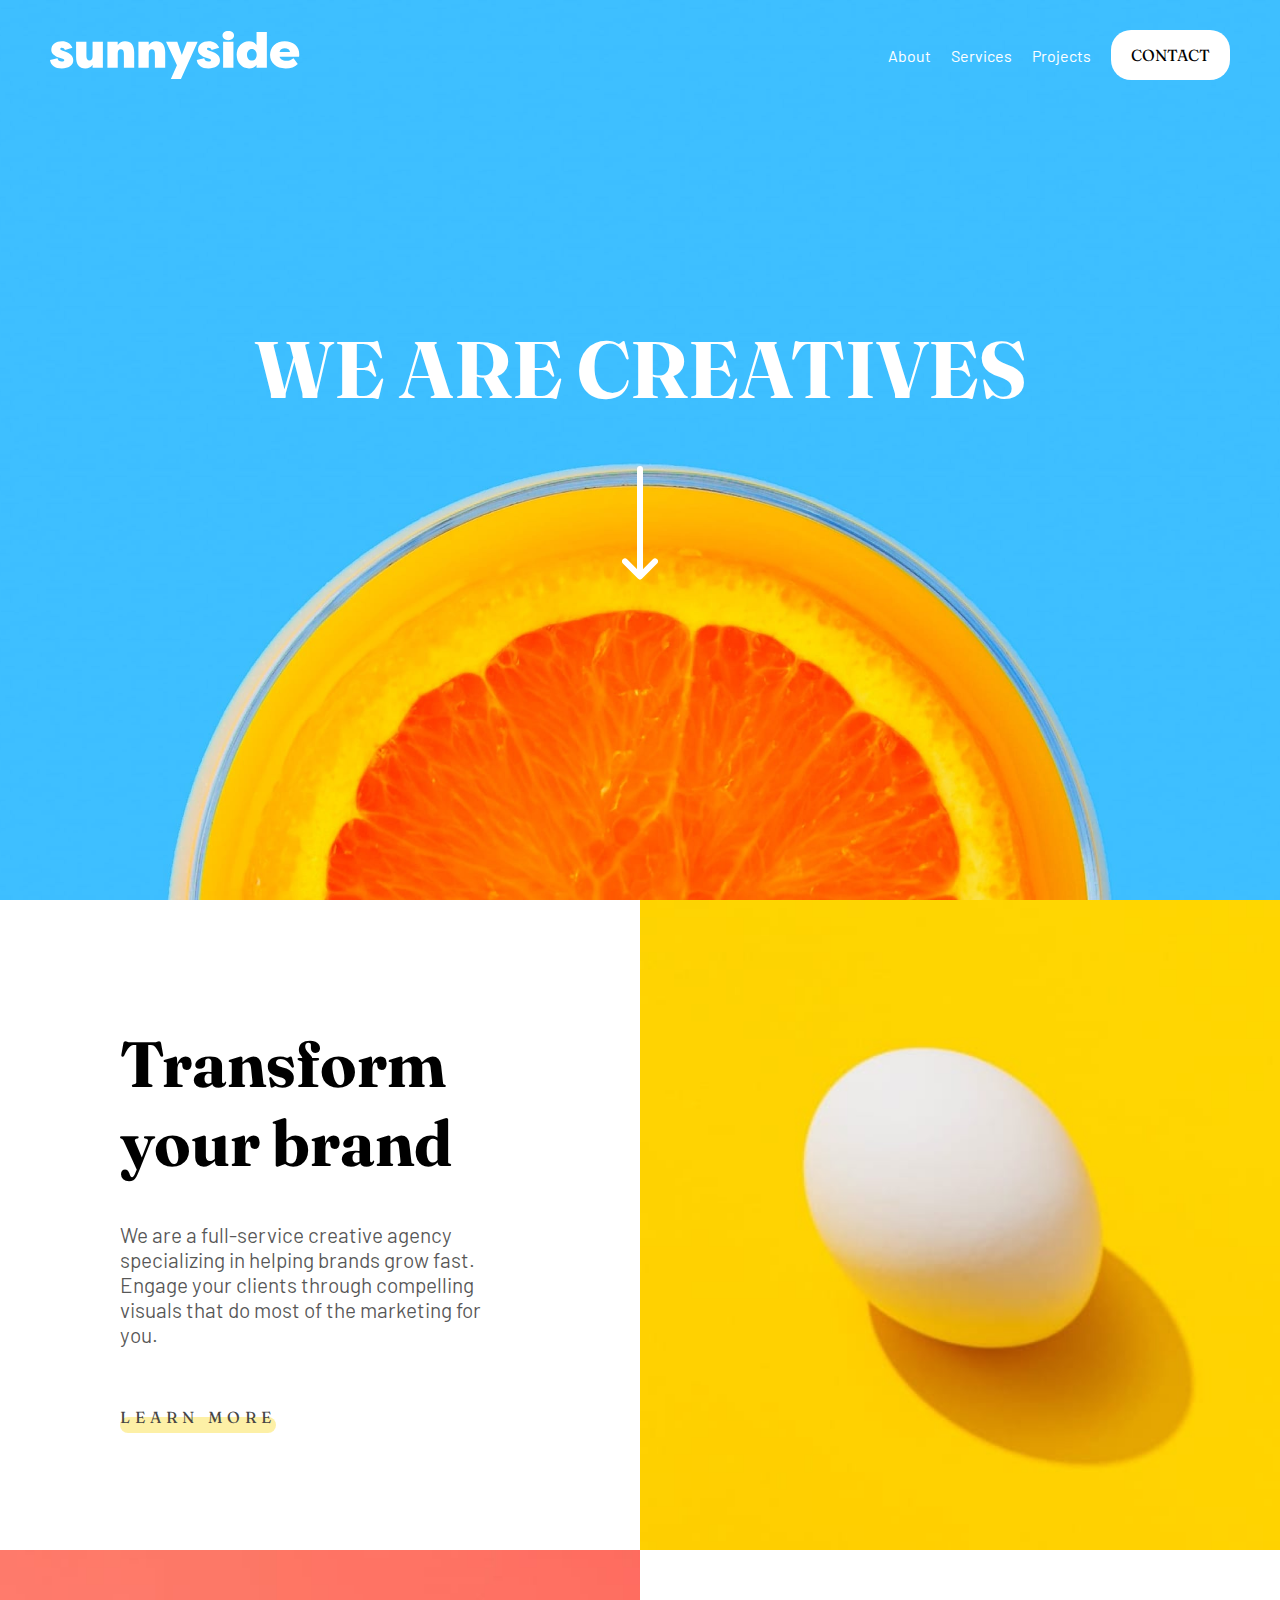
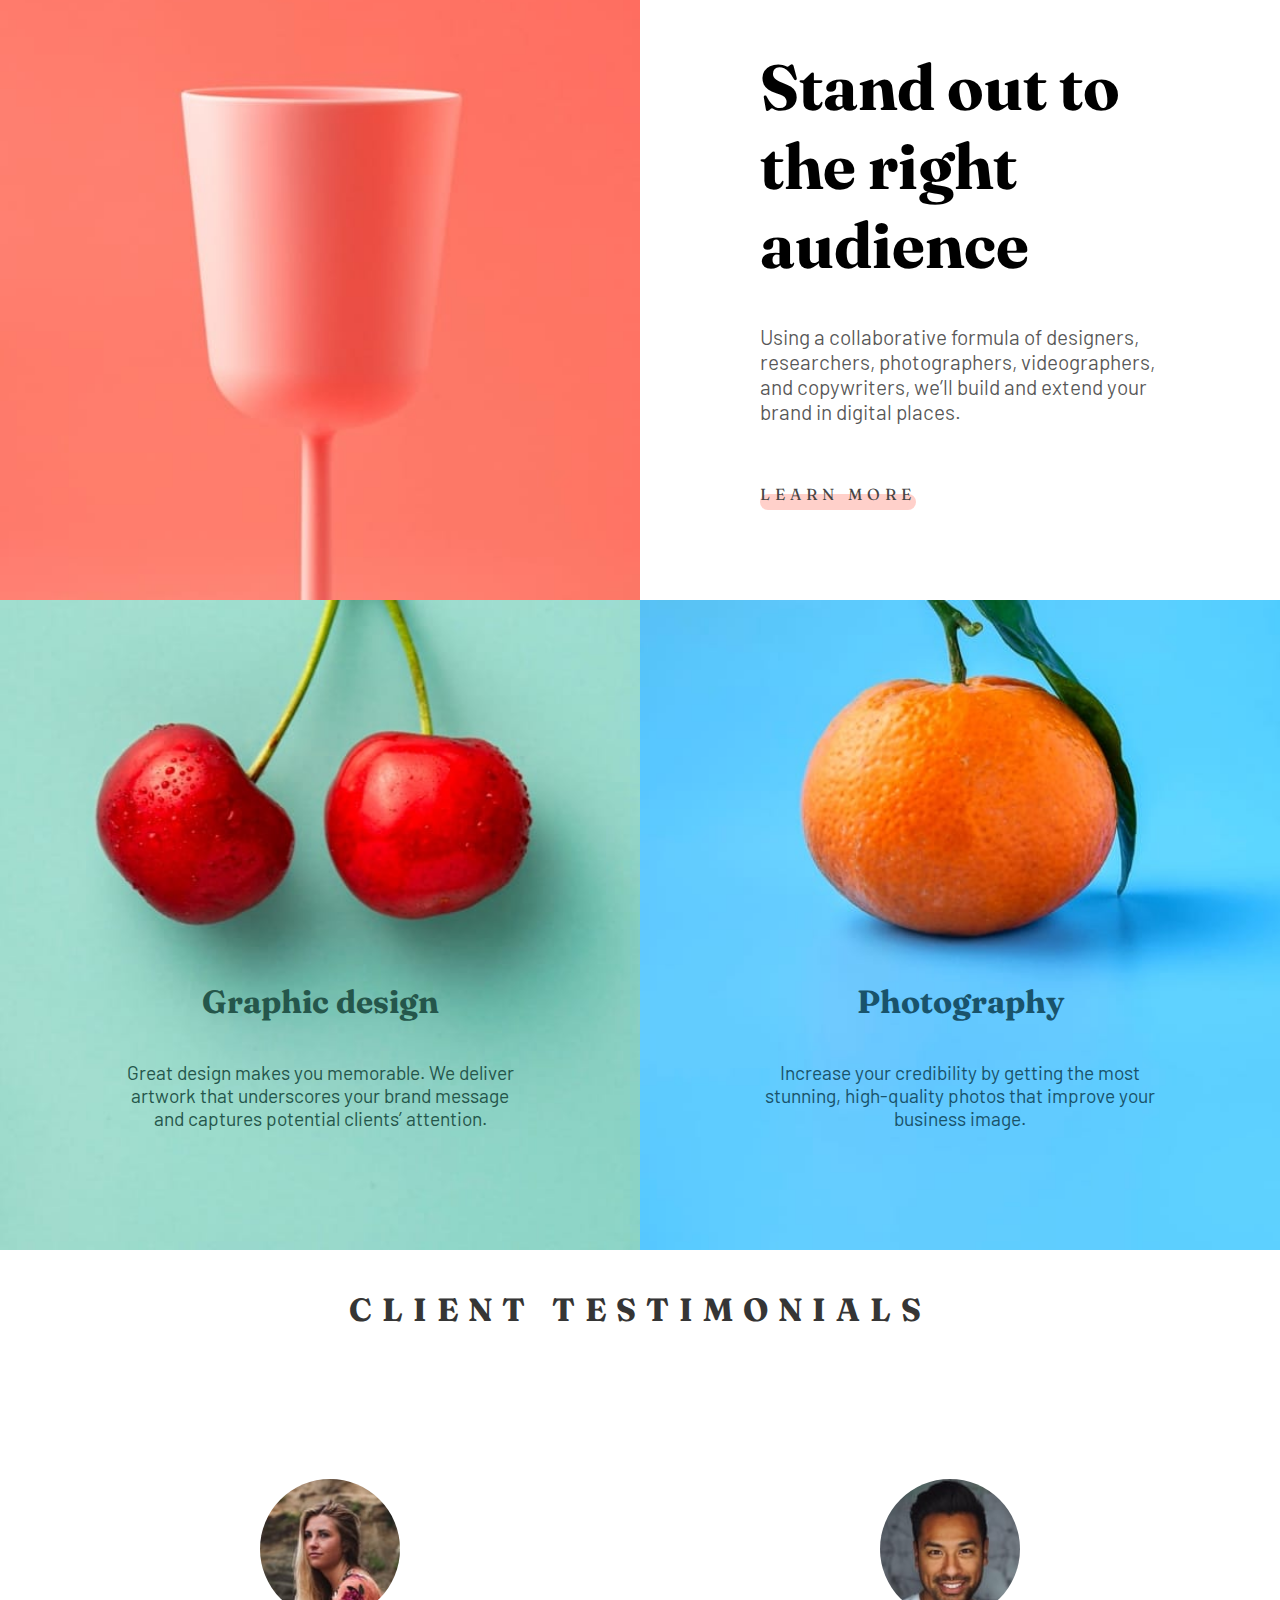
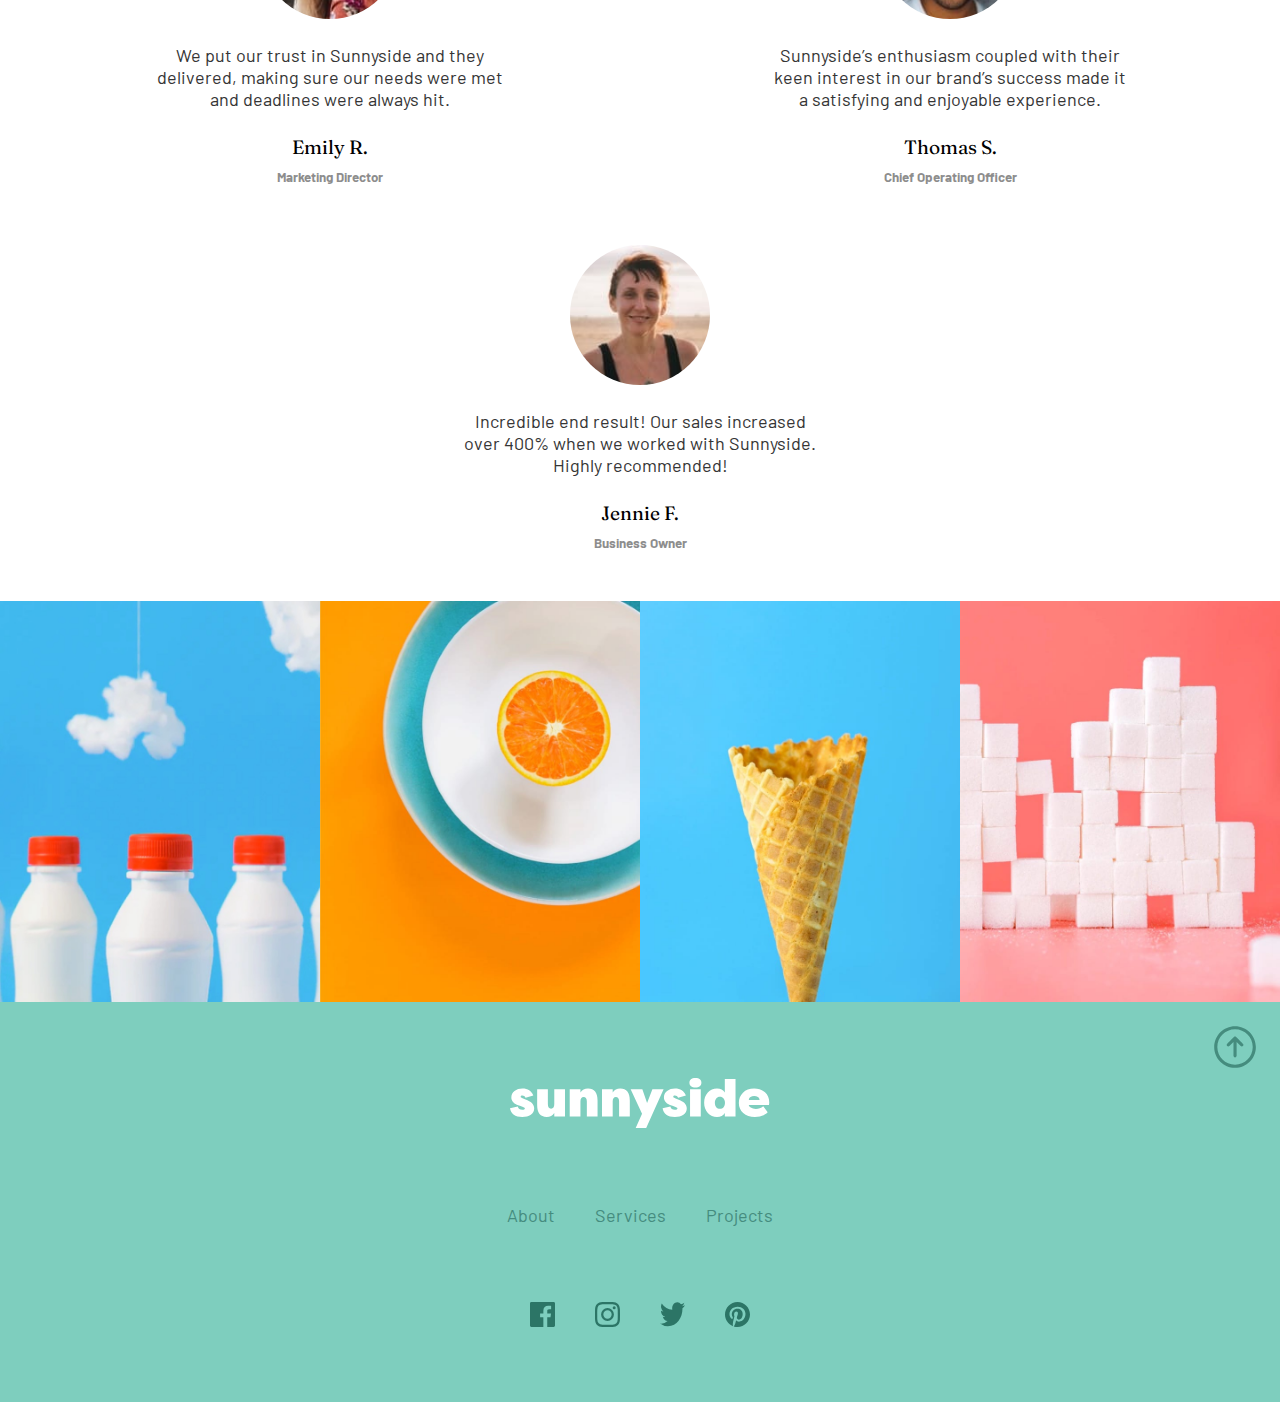
<file: index.html>
<!DOCTYPE html>
<html lang="en">

<head>
  <meta charset="UTF-8">
  <meta http-equiv="X-UA-Compatible" content="IE=edge">
  <meta name="viewport" content="width=device-width, initial-scale=1.0">
  <link rel="stylesheet" href="main.css">
  <title>Sunny</title>
</head>

<body>
  <main>

    <section id="container-1">

      <header>
        <img src="images/logo.svg" alt="Sunnyside">

        <nav id="navbar">
          <img id="burguer" src="images/icon-hamburger.svg" alt="Menu">

          <div id="menu-items">
            <a href="#" class="nav-links">About</a>
            <a href="#" class="nav-links"> Services</a>
            <a href="#" class="nav-links"> Projects</a>
            <a href="#" id="contact-button"> Contact</a>
          </div>

        </nav>

      </header>

      <div id="arrow-box">
        <h1>We are creatives</h1>
        <img src="images/icon-arrow-down.svg" alt="">
      </div>
    </section>

    <section id="container-2">

      <div class="box textbox1">
        <h1>Transform your brand</h1>
        <p>
          We are a full-service creative agency specializing in helping brands grow fast.
          Engage your clients through compelling visuals that do most of the marketing for you.
        </p>
        <a href="#">Learn more</a>
      </div>

      <div class="box image1">
      </div>

      <div class="box image2">
      </div>

      <div class="box textbox2">
        <h1>Stand out to the right audience</h1>
        <p>
          Using a collaborative formula of designers, researchers, photographers, videographers, and copywriters, we’ll
          build
          and extend your brand in digital places.
        </p>
        <a href="#">Learn more</a>
      </div>

      <div class="box second-box">
        <h2>Graphic design</h2>
        <p>
          Great design makes you memorable. We deliver artwork that underscores your brand message and captures
          potential
          clients’ attention.
        </p>
      </div>

      <div class="box third-box">
        <h2>Photography</h2>
        <p>
          Increase your credibility by getting the most stunning, high-quality photos that improve your business image.
        </p>
      </div>

    </section>

    <section id="container-3">
      <h3>Client testimonials</h3>

      <article id="people">
        <div class="people-card">
          <img src="images/image-emily.jpg" alt="Emily Picture">
          <p>We put our trust in Sunnyside and they delivered, making sure our needs were met and deadlines were always
            hit.</p>
          <div class="people-name">
            <p>Emily R.</p>
            <h5>Marketing Director</h5>
          </div>
        </div>
        <div class="people-card">
          <img src="images/image-thomas.jpg" alt="Thomas Picture">
          <p>
            Sunnyside’s enthusiasm coupled with their keen interest in our brand’s success made it a satisfying and
            enjoyable
            experience.
          </p>
          <div class="people-name">
            <p>Thomas S.</p>
            <h5>Chief Operating Officer</h5>
          </div>
        </div>
        <div class="people-card">
          <img src="images/image-jennie.jpg" alt="Jennie Picture">
          <p>Incredible end result! Our sales increased over 400% when we worked with Sunnyside. Highly recommended!</p>
          <div class="people-name">
            <p>Jennie F.</p>
            <h5>Business Owner</h5>
          </div>
        </div>
      </article>

    </section>

    <section id="container-4">

      <div id="before-footer" class="bf1">
        <img src="images/desktop/image-gallery-milkbottles.jpg" alt="Milk Bottles">
      </div>

      <div id="before-footer" class="bf2">
        <img src="images/desktop/image-gallery-orange.jpg" alt="Orange">
      </div>

      <div id="before-footer" class="bf3">
        <img src="images/desktop/image-gallery-cone.jpg" alt="Ice Cream Cone">
      </div>

      <div id="before-footer" class="bf4">
        <img src="images/desktop/image-gallery-sugarcubes.jpg" alt="Sugar Cubes">
      </div>

    </section>

    <footer>
      <a href="#container-1" id="arrowup">
        <svg clip-rule="evenodd" fill-rule="evenodd" stroke-linejoin="round" stroke-miterlimit="2" viewBox="0 0 24 24"
          xmlns="http://www.w3.org/2000/svg">
          <path
            d="m2.019 11.993c0 5.518 4.48 9.998 9.998 9.998 5.517 0 9.997-4.48 9.997-9.998s-4.48-9.998-9.997-9.998c-5.518 0-9.998 4.48-9.998 9.998zm1.5 0c0-4.69 3.808-8.498 8.498-8.498s8.497 3.808 8.497 8.498-3.807 8.498-8.497 8.498-8.498-3.808-8.498-8.498zm4.715-1.528s1.505-1.502 3.259-3.255c.147-.146.338-.219.53-.219s.384.073.53.219c1.754 1.753 3.259 3.254 3.259 3.254.145.145.217.336.216.527 0 .191-.074.383-.22.53-.293.293-.766.294-1.057.004l-1.978-1.978v6.694c0 .413-.336.75-.75.75s-.75-.337-.75-.75v-6.694l-1.978 1.979c-.29.289-.762.286-1.055-.007-.147-.146-.22-.338-.221-.53-.001-.19.071-.38.215-.524z"
            fill-rule="nonzero" />
        </svg>
      </a>
      <img src="images/logo.svg"></img>
      <div id="links">
        <a href="#">About</a>
        <a href="#">Services</a>
        <a href="#">Projects</a>
      </div>
      <div id="social-icons">
        <img src="images/icon-facebook.svg" alt="Facebook">
        <img src="images/icon-instagram.svg" alt="Instagram">
        <img src="images/icon-twitter.svg" alt="Twitter">
        <img src="images/icon-pinterest.svg" alt="Pinterest">
      </div>
    </footer>

  </main>
  <script src="script.js"></script>
</body>

</html>
</file>
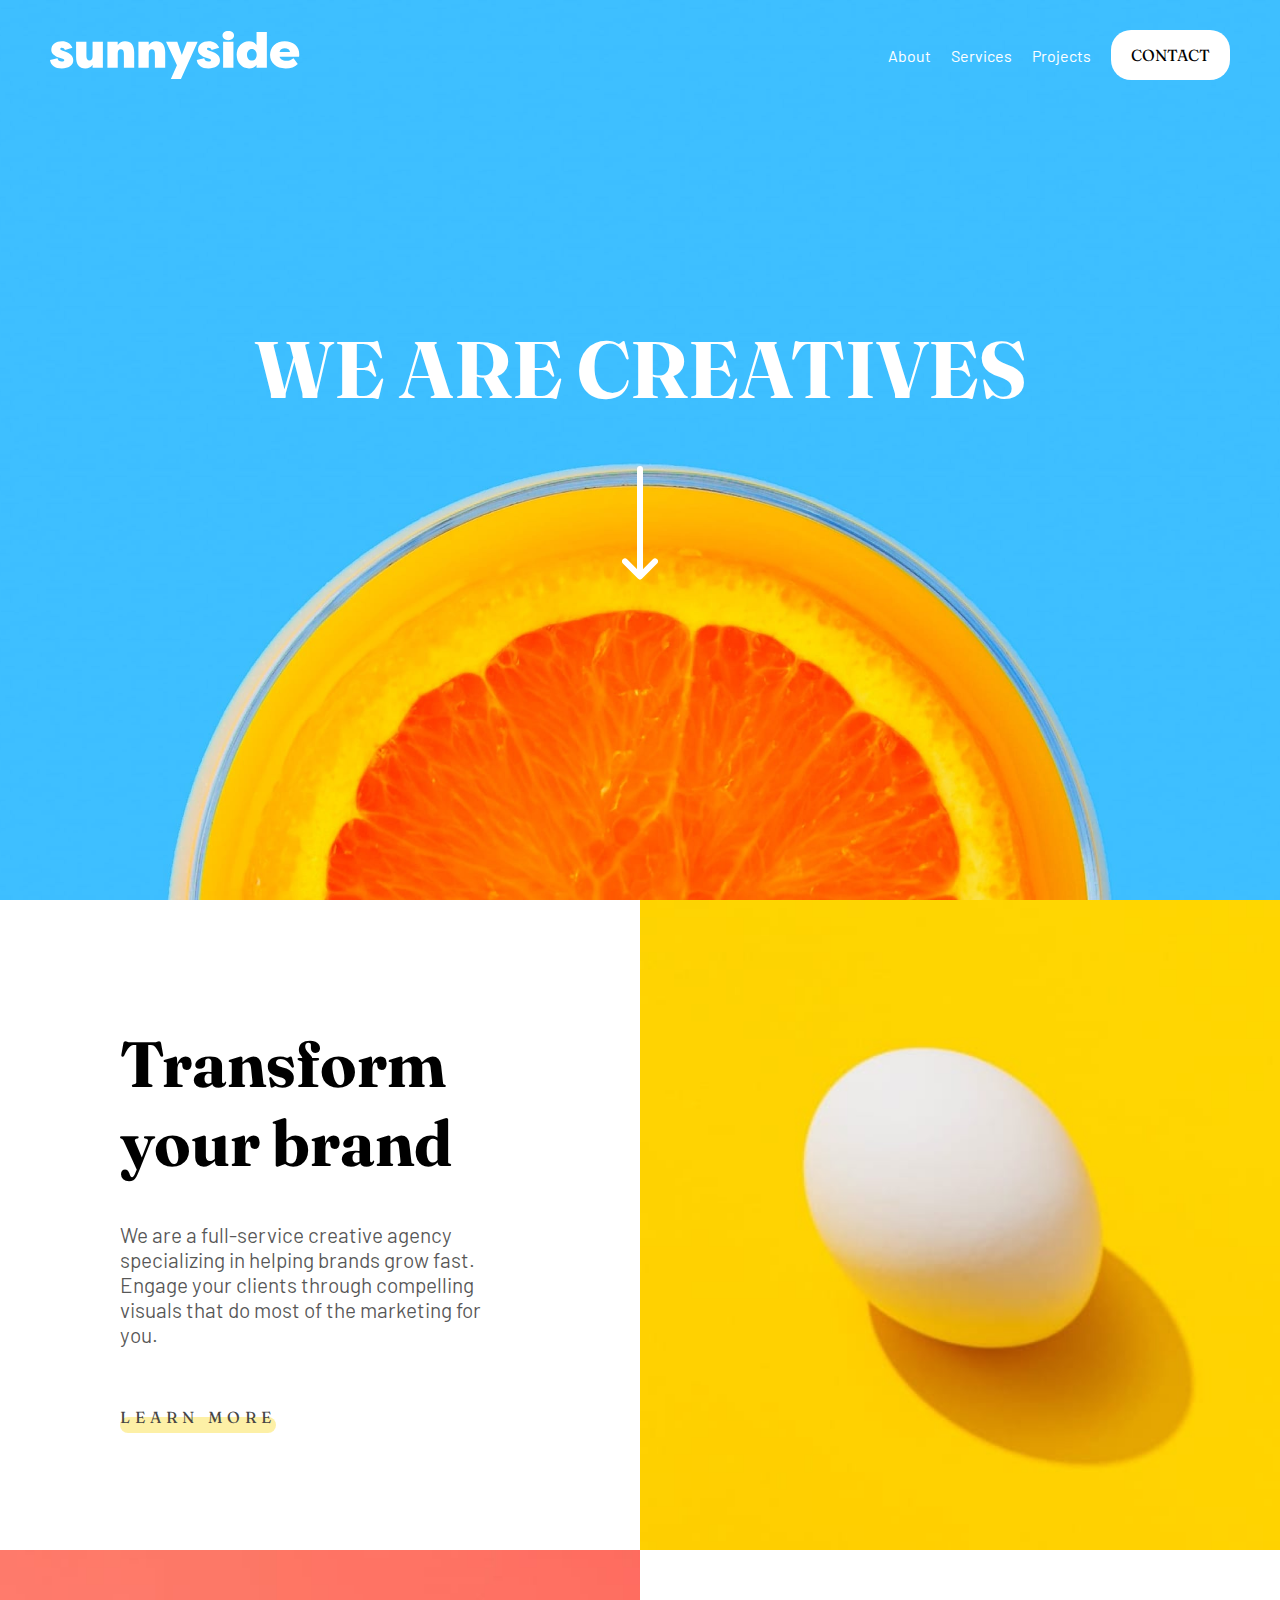
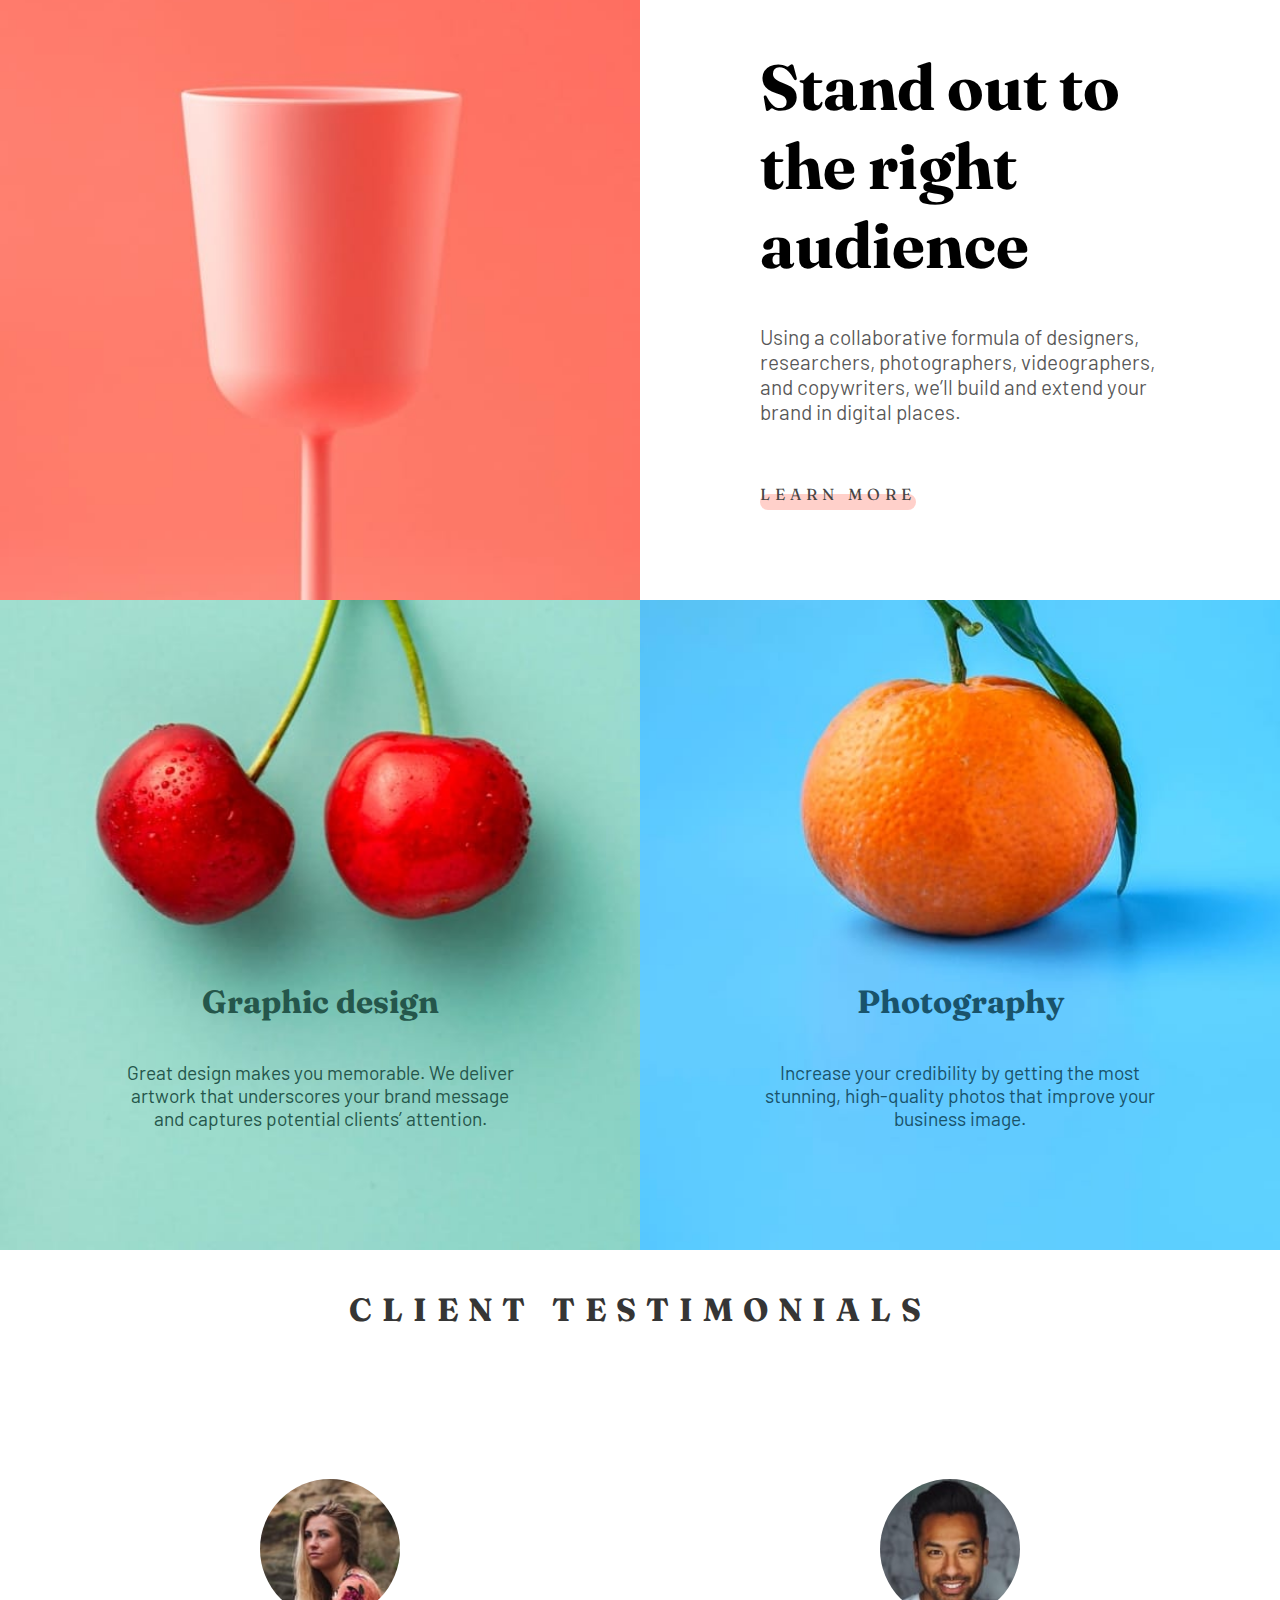
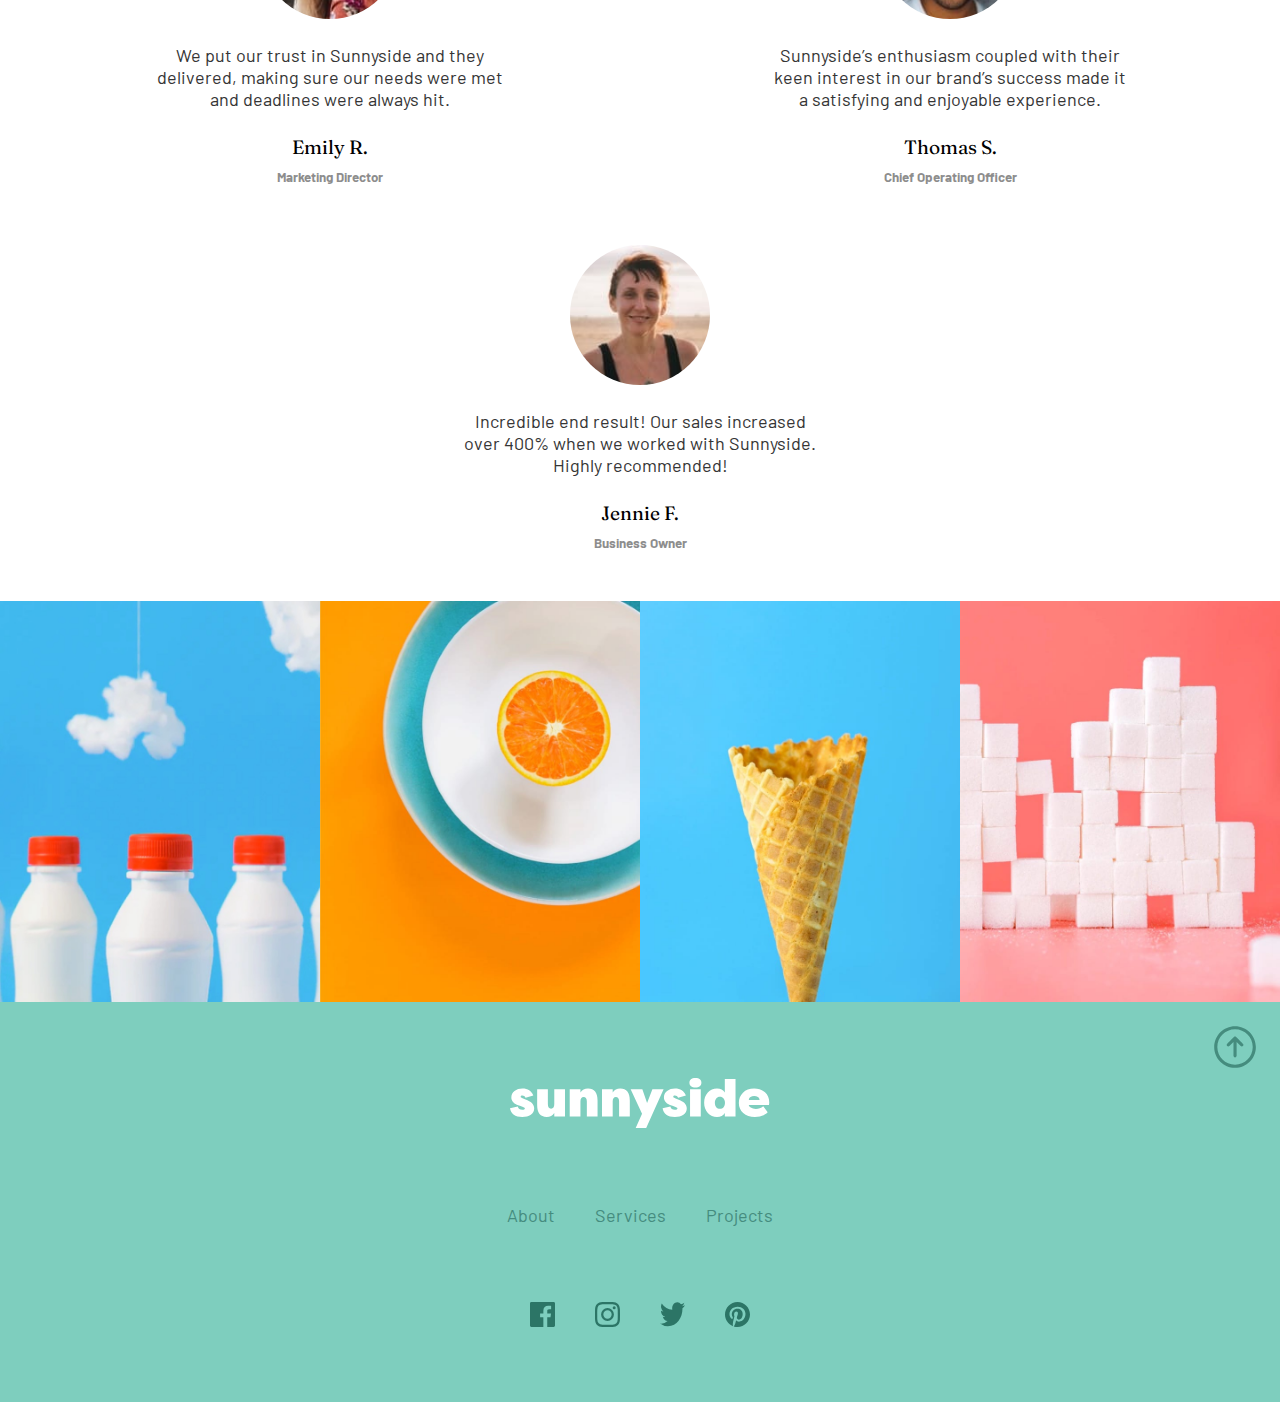
<file: a.html>
<!DOCTYPE html>
<html lang="en">

<head>
    <meta charset="UTF-8">
    <meta http-equiv="X-UA-Compatible" content="IE=edge">
    <meta name="viewport" content="width=device-width, initial-scale=1.0">
    <title>Sunny</title>
    <style>
        @charset "UTF-8";

        @import url("https://fonts.googleapis.com/css2?family=Barlow:wght@600&family=Fraunces:wght@700;900&display=swap");

        :root {
            --Soft_red: hsl(7, 99%, 70%);
            --Yellow: hsl(51, 100%, 49%);
            --Dark_cyan: hsl(167, 40%, 24%);
            --Dark_blue: hsl(198, 62%, 26%);
            --Dark_moderate_cyan: hsl(168, 34%, 41%);
            --Barlow: "Barlow", sans-serif;
            --Fraunces: "Fraunces", serif;
        }

        ::-webkit-scrollbar {
            background-color: #3ebfff93;
            width: 10px;
        }

        ::-webkit-scrollbar-thumb {
            background-color: orange;
            border-radius: 20px;
        }

        body {
            overflow-x: hidden;
        }

        * {
            scroll-behavior: smooth;
            margin: 0;
            padding: 0;
            box-sizing: border-box;
        }

        #container-1 {
            color: white;
            display: flex;
            flex-direction: column;
            align-items: center;
            justify-content: center;
            gap: 40px;
            font-family: var(--Barlow);
            background-image: url(images/desktop/image-header.jpg);
            background-size: cover;
            background-position: center;
            min-height: 400px;
            height: 100vh;
            text-align: center;
            overflow: hidden;
        }

        header {
            display: flex;
            flex-wrap: wrap;
            justify-content: space-between;
            margin-bottom: auto;
            align-items: center;
            gap: 8px;
            padding: 30px 50px;
            width: 100%;
        }

        header img {
            width: 250px;
        }

        #navbar {
            display: flex;
            align-items: center;
            justify-content: center;
            gap: 40px;
        }

        #burguer {
            display: none;
        }

        #menu-items {
            display: flex;
            justify-content: center;
            align-items: center;
            gap: 20px;
        }

        .nav-links {
            color: white;
            text-decoration: underline 2px transparent;
            text-underline-offset: 10px;
            transition: 0.4s;
        }

        .nav-links:hover {
            text-decoration: underline 2px white;
        }

        #contact-button {
            font-family: var(--Fraunces);
            text-transform: uppercase;
            color: black;
            background-color: white;
            border-radius: 20px;
            padding: 15px 20px;
            transition: 0.3s;
            text-decoration: none;
        }

        #contact-button:hover {
            background-color: rgba(255, 255, 255, 0.39);
            color: white;
        }

        #arrow-box {
            display: flex;
            flex-direction: column;
            justify-content: center;
            position: absolute;
            align-items: center;
            gap: 1.2em;
            font-size: 40px;
            font-family: var(--Fraunces);
            text-transform: uppercase;
        }

        #container-2 {
            display: flex;
            flex-wrap: wrap;
        }

        .box {
            display: flex;
            flex-direction: column;
            justify-content: center;
            gap: 40px;
            width: 50%;
            height: 650px;
            background-size: cover;
            background-position: center;
            object-fit: cover;
            padding: 120px;
            min-width: 509px;
            flex-grow: 1;
        }

        .box a {
            text-decoration: none;
            text-transform: uppercase;
            font-family: var(--Fraunces);
            color: rgb(70, 69, 69);
            letter-spacing: 5px;
            transition: 0.3s;
            width: fit-content;
            box-shadow: 0px -0px var(--Yellow);
        }

        .box a::before {
            content: "";
            display: inline-block;
            background-color: hsla(51, 100%, 49%, 0.350);
            width: 100%;
            height: 40%;
            border-radius: 20px;
            margin-bottom: -30px;
            transition: 1s;
        }

        .box a:hover::before {
            background-color: hsla(51, 100%, 49%)
        }

        .box.textbox2 a::before {
            background-color: hsl(7, 99%, 70%, 0.350);
        }

        .box.textbox2 a:hover::before {
            background-color: hsl(7, 99%, 70%);
        }

        .image1 {
            background-image: url(images/desktop/image-transform.jpg);
        }

        .image2 {
            background-image: url(images/desktop/image-stand-out.jpg);
        }

        .textbox1 h1,
        .textbox2 h1 {
            font-family: var(--Fraunces);
            font-size: 4em;
        }

        .textbox1 p,
        .textbox2 p {
            font-family: var(--Barlow);
            color: rgba(0, 0, 0, 0.664);
            font-size: 1.3em;
        }

        .second-box {
            background-image: url(images/desktop/image-graphic-design.jpg);
            justify-content: flex-end;
            align-items: center;
            text-align: center;
            color: var(--Dark_cyan);
        }

        .third-box {
            background-image: url(images/desktop/image-photography.jpg);
            justify-content: flex-end;
            align-items: center;
            text-align: center;
            color: var(--Dark_blue);
        }

        .third-box h2,
        .second-box h2 {
            font-family: var(--Fraunces);
            font-size: 2em;
        }

        .third-box p,
        .second-box p {
            font-family: var(--Barlow);
            font-size: 1.2em;
        }

        #container-3 {
            display: flex;
            flex-direction: column;
            justify-content: center;
            align-items: center;
            text-align: center;
            padding: 40px;
            min-height: 100vh;
            gap: 140px;
        }

        #container-3 h3 {
            font-family: var(--Fraunces);
            text-transform: uppercase;
            font-size: 2em;
            letter-spacing: 10px;
            color: rgb(53, 53, 53);
        }

        #people {
            display: flex;
            flex-direction: row;
            flex-wrap: wrap;
            justify-content: space-around;
            gap: 40px;
            text-align: center;
        }

        .people-card {
            padding: 10px;
            display: flex;
            flex-direction: column;
            justify-content: center;
            align-items: center;
            width: 380px;
            min-width: 380px;
            gap: 25px;
        }

        .people-card img {
            width: 140px;
            border-radius: 50%;
            object-fit: cover;
        }

        .people-card>p {
            font-family: var(--Barlow);
            color: rgb(53, 53, 53);
            font-size: 18px;
        }

        .people-name {
            display: flex;
            flex-direction: column;
            gap: 10px;
        }

        .people-name p {
            font-family: var(--Fraunces);
            color: black;
            font-size: 1.2em;
        }

        .people-name h5 {
            font-family: var(--Barlow);
            color: rgb(141, 141, 141);
        }

        #container-4 {
            gap: 0px;
            display: grid;
            grid-template-columns: repeat(4, 1fr);
            grid-template-rows: 1fr;
            grid-template-areas: "bf1 bf2 bf3 bf4";
        }

        #container-4 img {
            width: 100%;
            height: 100%;
        }

        .bf1 {
            grid-area: bf1;
        }

        .bf2 {
            grid-area: bf2;
        }

        .bf3 {
            grid-area: bf3;
        }

        .bf4 {
            grid-area: bf4;
        }

        .before-footer {
            min-width: 400px;
        }

        footer {
            background-color: hsl(168, 45%, 65%);
            display: flex;
            align-items: center;
            justify-content: space-around;
            flex-direction: column;
            gap: 25px;
            padding: 50px;
            min-height: 400px;
            font-family: var(--Barlow);
            position: relative;
        }

        footer>* {
            -webkit-user-drag: none;
        }

        footer>img {
            width: 260px;
        }

        #arrowup {
            position: absolute;
            top: 20px;
            right: 20px;
            width: 50px;
            fill: var(--Dark_moderate_cyan);
        }

        #links {
            display: flex;
            gap: 40px;
            font-size: 18px;
        }

        #links a {
            text-decoration: none;
            color: var(--Dark_moderate_cyan);
        }

        #links a:hover {
            color: white;
        }

        #social-icons {
            display: flex;
            gap: 40px;
        }

        #social-icons img {
            width: 25px;
        }

        @media screen and (max-width: 1024px) {
            #container-4 {
                grid-template-columns: repeat(2, 1fr);
                grid-template-rows: repeat(2, 1fr);
                grid-template-areas:
                    "bf1 bf2"
                    "bf3 bf4";
            }
        }

        @media screen and (max-width: 750px) {
            #container-1.header-still {
                position: sticky;
                top: 0px;
            }

            #burguer {
                display: inline-block;
                width: 70px;
                padding: 10px;
                cursor: pointer;
            }

            #menu-items {
                transition: all 0.5s ease-in-out;
                overflow-y: hidden;
                display: flex;
                background-color: #3dbeff;
                z-index: -9;
                top: 117px;
                left: 0px;
                width: 100%;
                height: 0vh;
                position: absolute;
                flex-direction: column;
                justify-content: flex-start;
                gap: 40px;
                border-bottom: 2px solid white;
            }

            #menu-items.menu-opn {
                height: 100vh;
                z-index: 999;
            }

            .nav-links {
                font-size: 20px;
                color: white;
                text-decoration: underline 2px transparent;
                text-underline-offset: 10px;
                transition: 0.4s;
            }

            .nav-links:hover {
                text-decoration: underline 2px white;
            }

            #contact-button {
                font-family: var(--Fraunces);
                text-transform: uppercase;
                color: black;
                background-color: white;
                border-radius: 20px;
                padding: 15px 20px;
                transition: 0.3s;
                text-decoration: none;
            }

            #contact-button:hover {
                background-color: white;
                color: black;
            }
        }

        @media screen and (max-width: 430px) {
            header {
                padding: 40px 20px 40px 20px;
            }

            header img {
                width: 180px;
            }

            #burguer {
                display: inline-block;
                width: 60px;
                padding: 10px;
            }

            #arrow-box {
                gap: 0.5em;
                font-size: 1.7em;
            }

            .before-footer,
            .people-card,
            .box {
                min-width: 0px;
            }

            #container-2 {
                flex-direction: column;
                flex-wrap: nowrap;
            }

            .textbox1 h1,
            .textbox2 h1 {
                font-size: 2em;
            }

            .textbox1 p,
            .textbox2 p {
                font-size: 16px;
            }

            .box {
                padding: 16px;
                width: 100%;
                height: 400px;
            }

            .third-box h2,
            .second-box h2 {
                font-size: 1.5em;
            }

            .third-box p,
            .second-box p {
                font-size: 16px;
            }

            #container-3 {
                gap: 40px;
            }

            #container-3 h3 {
                font-size: 1.4em;
            }

            .people-card {
                width: 100%;
            }

            .people-card>p {
                font-size: 16px;
            }

            .people-name p {
                font-size: 18px;
            }
        }
    </style>
</head>

<body>
    <main>

        <section id="container-1">

            <header>
                <img src="images/logo.svg" alt="Sunnyside">

                <nav id="navbar">
                    <img id="burguer" src="images/icon-hamburger.svg" alt="Menu">

                    <div id="menu-items">
                        <a href="#" class="nav-links">About</a>
                        <a href="#" class="nav-links"> Services</a>
                        <a href="#" class="nav-links"> Projects</a>
                        <a href="#" id="contact-button"> Contact</a>
                    </div>

                </nav>

            </header>

            <div id="arrow-box">
                <h1>We are creatives</h1>
                <img src="images/icon-arrow-down.svg" alt="">
            </div>
        </section>

        <section id="container-2">

            <div class="box textbox1">
                <h1>Transform your brand</h1>
                <p>
                    We are a full-service creative agency specializing in helping brands grow fast.
                    Engage your clients through compelling visuals that do most of the marketing for you.
                </p>
                <a href="#">Learn more</a>
            </div>

            <div class="box image1">
            </div>

            <div class="box image2">
            </div>

            <div class="box textbox2">
                <h1>Stand out to the right audience</h1>
                <p>
                    Using a collaborative formula of designers, researchers, photographers, videographers, and
                    copywriters, we’ll
                    build
                    and extend your brand in digital places.
                </p>
                <a href="#">Learn more</a>
            </div>

            <div class="box second-box">
                <h2>Graphic design</h2>
                <p>
                    Great design makes you memorable. We deliver artwork that underscores your brand message and
                    captures
                    potential
                    clients’ attention.
                </p>
            </div>

            <div class="box third-box">
                <h2>Photography</h2>
                <p>
                    Increase your credibility by getting the most stunning, high-quality photos that improve your
                    business image.
                </p>
            </div>

        </section>

        <section id="container-3">
            <h3>Client testimonials</h3>

            <article id="people">
                <div class="people-card">
                    <img src="images/image-emily.jpg" alt="Emily Picture">
                    <p>We put our trust in Sunnyside and they delivered, making sure our needs were met and deadlines
                        were always
                        hit.</p>
                    <div class="people-name">
                        <p>Emily R.</p>
                        <h5>Marketing Director</h5>
                    </div>
                </div>
                <div class="people-card">
                    <img src="images/image-thomas.jpg" alt="Thomas Picture">
                    <p>
                        Sunnyside’s enthusiasm coupled with their keen interest in our brand’s success made it a
                        satisfying and
                        enjoyable
                        experience.
                    </p>
                    <div class="people-name">
                        <p>Thomas S.</p>
                        <h5>Chief Operating Officer</h5>
                    </div>
                </div>
                <div class="people-card">
                    <img src="images/image-jennie.jpg" alt="Jennie Picture">
                    <p>Incredible end result! Our sales increased over 400% when we worked with Sunnyside. Highly
                        recommended!</p>
                    <div class="people-name">
                        <p>Jennie F.</p>
                        <h5>Business Owner</h5>
                    </div>
                </div>
            </article>

        </section>

        <section id="container-4">

            <div id="before-footer" class="bf1">
                <img src="images/desktop/image-gallery-milkbottles.jpg" alt="Milk Bottles">
            </div>

            <div id="before-footer" class="bf2">
                <img src="images/desktop/image-gallery-orange.jpg" alt="Orange">
            </div>

            <div id="before-footer" class="bf3">
                <img src="images/desktop/image-gallery-cone.jpg" alt="Ice Cream Cone">
            </div>

            <div id="before-footer" class="bf4">
                <img src="images/desktop/image-gallery-sugarcubes.jpg" alt="Sugar Cubes">
            </div>

        </section>

        <footer>
            <a href="#container-1" id="arrowup">
                <svg clip-rule="evenodd" fill-rule="evenodd" stroke-linejoin="round" stroke-miterlimit="2"
                    viewBox="0 0 24 24" xmlns="http://www.w3.org/2000/svg">
                    <path
                        d="m2.019 11.993c0 5.518 4.48 9.998 9.998 9.998 5.517 0 9.997-4.48 9.997-9.998s-4.48-9.998-9.997-9.998c-5.518 0-9.998 4.48-9.998 9.998zm1.5 0c0-4.69 3.808-8.498 8.498-8.498s8.497 3.808 8.497 8.498-3.807 8.498-8.497 8.498-8.498-3.808-8.498-8.498zm4.715-1.528s1.505-1.502 3.259-3.255c.147-.146.338-.219.53-.219s.384.073.53.219c1.754 1.753 3.259 3.254 3.259 3.254.145.145.217.336.216.527 0 .191-.074.383-.22.53-.293.293-.766.294-1.057.004l-1.978-1.978v6.694c0 .413-.336.75-.75.75s-.75-.337-.75-.75v-6.694l-1.978 1.979c-.29.289-.762.286-1.055-.007-.147-.146-.22-.338-.221-.53-.001-.19.071-.38.215-.524z"
                        fill-rule="nonzero" />
                </svg>
            </a>
            <img src="images/logo.svg"></img>
            <div id="links">
                <a href="#">About</a>
                <a href="#">Services</a>
                <a href="#">Projects</a>
            </div>
            <div id="social-icons">
                <img src="images/icon-facebook.svg" alt="Facebook">
                <img src="images/icon-instagram.svg" alt="Instagram">
                <img src="images/icon-twitter.svg" alt="Twitter">
                <img src="images/icon-pinterest.svg" alt="Pinterest">
            </div>
        </footer>

    </main>
    <script src="script.js"></script>
</body>

</html>
</file>
<file: main.css>
@charset "UTF-8";

@import url("https://fonts.googleapis.com/css2?family=Barlow:wght@600&family=Fraunces:wght@700;900&display=swap");

:root {
  --Soft_red: hsl(7, 99%, 70%);
  --Yellow: hsl(51, 100%, 49%);
  --Dark_cyan: hsl(167, 40%, 24%);
  --Dark_blue: hsl(198, 62%, 26%);
  --Dark_moderate_cyan: hsl(168, 34%, 41%);
  --Barlow: "Barlow", sans-serif;
  --Fraunces: "Fraunces", serif;
}

::-webkit-scrollbar {
  background-color: #3ebfff93;
  width: 10px;
}

::-webkit-scrollbar-thumb {
  background-color: orange;
  border-radius: 20px;
}

body {
  overflow-x: hidden;
}

* {
  scroll-behavior: smooth;
  margin: 0;
  padding: 0;
  box-sizing: border-box;
}

#container-1 {
  color: white;
  display: flex;
  flex-direction: column;
  align-items: center;
  justify-content: center;
  gap: 40px;
  font-family: var(--Barlow);
  background-image: url(images/desktop/image-header.jpg);
  background-size: cover;
  background-position: center;
  min-height: 400px;
  height: 100vh;
  text-align: center;
  overflow: hidden;
}

header {
  display: flex;
  flex-wrap: wrap;
  justify-content: space-between;
  margin-bottom: auto;
  align-items: center;
  gap: 8px;
  padding: 30px 50px;
  width: 100%;
}

header img {
  width: 250px;
}

#navbar {
  display: flex;
  align-items: center;
  justify-content: center;
  gap: 40px;
}

#burguer {
  display: none;
}

#menu-items {
  display: flex;
  justify-content: center;
  align-items: center;
  gap: 20px;
}

.nav-links {
  color: white;
  text-decoration: underline 2px transparent;
  text-underline-offset: 10px;
  transition: 0.4s;
}

.nav-links:hover {
  text-decoration: underline 2px white;
}

#contact-button {
  font-family: var(--Fraunces);
  text-transform: uppercase;
  color: black;
  background-color: white;
  border-radius: 20px;
  padding: 15px 20px;
  transition: 0.3s;
  text-decoration: none;
}

#contact-button:hover {
  background-color: rgba(255, 255, 255, 0.39);
  color: white;
}

#arrow-box {
  display: flex;
  flex-direction: column;
  justify-content: center;
  position: absolute;
  align-items: center;
  gap: 1.2em;
  font-size: 40px;
  font-family: var(--Fraunces);
  text-transform: uppercase;
}

#container-2 {
  display: flex;
  flex-wrap: wrap;
}

.box {
  display: flex;
  flex-direction: column;
  justify-content: center;
  gap: 40px;
  width: 50%;
  height: 650px;
  background-size: cover;
  background-position: center;
  object-fit: cover;
  padding: 120px;
  min-width: 509px;
  flex-grow: 1;
}

.box a {
  text-decoration: none;
  text-transform: uppercase;
  font-family: var(--Fraunces);
  color: rgb(70, 69, 69);
  letter-spacing: 5px;
  transition: 0.3s;
  width: fit-content;
  box-shadow: 0px -0px var(--Yellow);
}

.box a::before {
  content: "";
  display: inline-block;
  background-color: hsla(51, 100%, 49%, 0.350);
  width: 100%;
  height: 40%;
  border-radius: 20px;
  margin-bottom: -30px;
  transition: 1s;
}

.box a:hover::before{
background-color: hsla(51, 100%, 49%)
}

.box.textbox2 a::before {
  background-color: hsl(7, 99%, 70%, 0.350);
}

.box.textbox2 a:hover::before {
  background-color: hsl(7, 99%, 70%);
}

.image1 {
  background-image: url(images/desktop/image-transform.jpg);
}

.image2 {
  background-image: url(images/desktop/image-stand-out.jpg);
}

.textbox1 h1,
.textbox2 h1 {
  font-family: var(--Fraunces);
  font-size: 4em;
}

.textbox1 p,
.textbox2 p {
  font-family: var(--Barlow);
  color: rgba(0, 0, 0, 0.664);
  font-size: 1.3em;
}

.second-box {
  background-image: url(images/desktop/image-graphic-design.jpg);
  justify-content: flex-end;
  align-items: center;
  text-align: center;
  color: var(--Dark_cyan);
}

.third-box {
  background-image: url(images/desktop/image-photography.jpg);
  justify-content: flex-end;
  align-items: center;
  text-align: center;
  color: var(--Dark_blue);
}

.third-box h2,
.second-box h2 {
  font-family: var(--Fraunces);
  font-size: 2em;
}

.third-box p,
.second-box p {
  font-family: var(--Barlow);
  font-size: 1.2em;
}

#container-3 {
  display: flex;
  flex-direction: column;
  justify-content: center;
  align-items: center;
  text-align: center;
  padding: 40px;
  min-height: 100vh;
  gap: 140px;
}

#container-3 h3 {
  font-family: var(--Fraunces);
  text-transform: uppercase;
  font-size: 2em;
  letter-spacing: 10px;
  color: rgb(53, 53, 53);
}

#people {
  display: flex;
  flex-direction: row;
  flex-wrap: wrap;
  justify-content: space-around;
  gap: 40px;
  text-align: center;
}

.people-card {
  padding: 10px;
  display: flex;
  flex-direction: column;
  justify-content: center;
  align-items: center;
  width: 380px;
  min-width: 380px;
  gap: 25px;
}

.people-card img {
  width: 140px;
  border-radius: 50%;
  object-fit: cover;
}

.people-card > p {
  font-family: var(--Barlow);
  color: rgb(53, 53, 53);
  font-size: 18px;
}

.people-name {
  display: flex;
  flex-direction: column;
  gap: 10px;
}

.people-name p {
  font-family: var(--Fraunces);
  color: black;
  font-size: 1.2em;
}

.people-name h5 {
  font-family: var(--Barlow);
  color: rgb(141, 141, 141);
}

#container-4 {
  gap: 0px;
  display: grid;
  grid-template-columns: repeat(4, 1fr);
  grid-template-rows: 1fr;
  grid-template-areas: "bf1 bf2 bf3 bf4";
}

#container-4 img {
  width: 100%;
  height: 100%;
}

.bf1 {
  grid-area: bf1;
}

.bf2 {
  grid-area: bf2;
}

.bf3 {
  grid-area: bf3;
}

.bf4 {
  grid-area: bf4;
}

.before-footer {
  min-width: 400px;
}

footer {
  background-color: hsl(168, 45%, 65%);
  display: flex;
  align-items: center;
  justify-content: space-around;
  flex-direction: column;
  gap: 25px;
  padding: 50px;
  min-height: 400px;
  font-family: var(--Barlow);
  position: relative;
}

footer > * {
  -webkit-user-drag: none;
}

footer > img {
  width: 260px;
}

#arrowup {
  position: absolute;
  top: 20px;
  right: 20px;
  width: 50px;
  fill: var(--Dark_moderate_cyan);
}

#links {
  display: flex;
  gap: 40px;
  font-size: 18px;
}

#links a {
  text-decoration: none;
  color: var(--Dark_moderate_cyan);
}

#links a:hover {
  color: white;
}

#social-icons {
  display: flex;
  gap: 40px;
}

#social-icons img {
  width: 25px;
}

@media screen and (max-width: 1024px) {
  #container-4 {
    grid-template-columns: repeat(2, 1fr);
    grid-template-rows: repeat(2, 1fr);
    grid-template-areas:
      "bf1 bf2"
      "bf3 bf4";
  }
}

@media screen and (max-width: 750px) {
  #container-1.header-still {
    position: sticky;
    top: 0px;
  }

  #burguer {
    display: inline-block;
    width: 70px;
    padding: 10px;
    cursor: pointer;
  }

  #menu-items {
    transition: all 0.5s ease-in-out;
    overflow-y: hidden;
    display: flex;
    background-color: #3dbeff;
    z-index: -9;
    top: 117px;
    left: 0px;
    width: 100%;
    height: 0vh;
    position: absolute;
    flex-direction: column;
    justify-content: flex-start;
    gap: 40px;
    border-bottom: 2px solid white;
  }

  #menu-items.menu-opn {
    height: 100vh;
    z-index: 999;
  }

  .nav-links {
    font-size: 20px;
    color: white;
    text-decoration: underline 2px transparent;
    text-underline-offset: 10px;
    transition: 0.4s;
  }

  .nav-links:hover {
    text-decoration: underline 2px white;
  }

  #contact-button {
    font-family: var(--Fraunces);
    text-transform: uppercase;
    color: black;
    background-color: white;
    border-radius: 20px;
    padding: 15px 20px;
    transition: 0.3s;
    text-decoration: none;
  }

  #contact-button:hover {
    background-color: white;
    color: black;
  }
}

@media screen and (max-width: 430px) {
  header {
    padding: 40px 20px 40px 20px;
  }
  header img {
    width: 180px;
  }

  #burguer {
    display: inline-block;
    width: 60px;
    padding: 10px;
  }

  #arrow-box {
    gap: 0.5em;
    font-size: 1.7em;
  }

  .before-footer,
  .people-card,
  .box {
    min-width: 0px;
  }

  #container-2 {
    flex-direction: column;
    flex-wrap: nowrap;
  }

  .textbox1 h1,
  .textbox2 h1 {
    font-size: 2em;
  }

  .textbox1 p,
  .textbox2 p {
    font-size: 16px;
  }

  .box {
    padding: 16px;
    width: 100%;
    height: 400px;
  }

  .third-box h2,
  .second-box h2 {
    font-size: 1.5em;
  }

  .third-box p,
  .second-box p {
    font-size: 16px;
  }

  #container-3 {
    gap: 40px;
  }

  #container-3 h3 {
    font-size: 1.4em;
  }

  .people-card {
    width: 100%;
  }

  .people-card > p {
    font-size: 16px;
  }

  .people-name p {
    font-size: 18px;
  }
}
</file>
